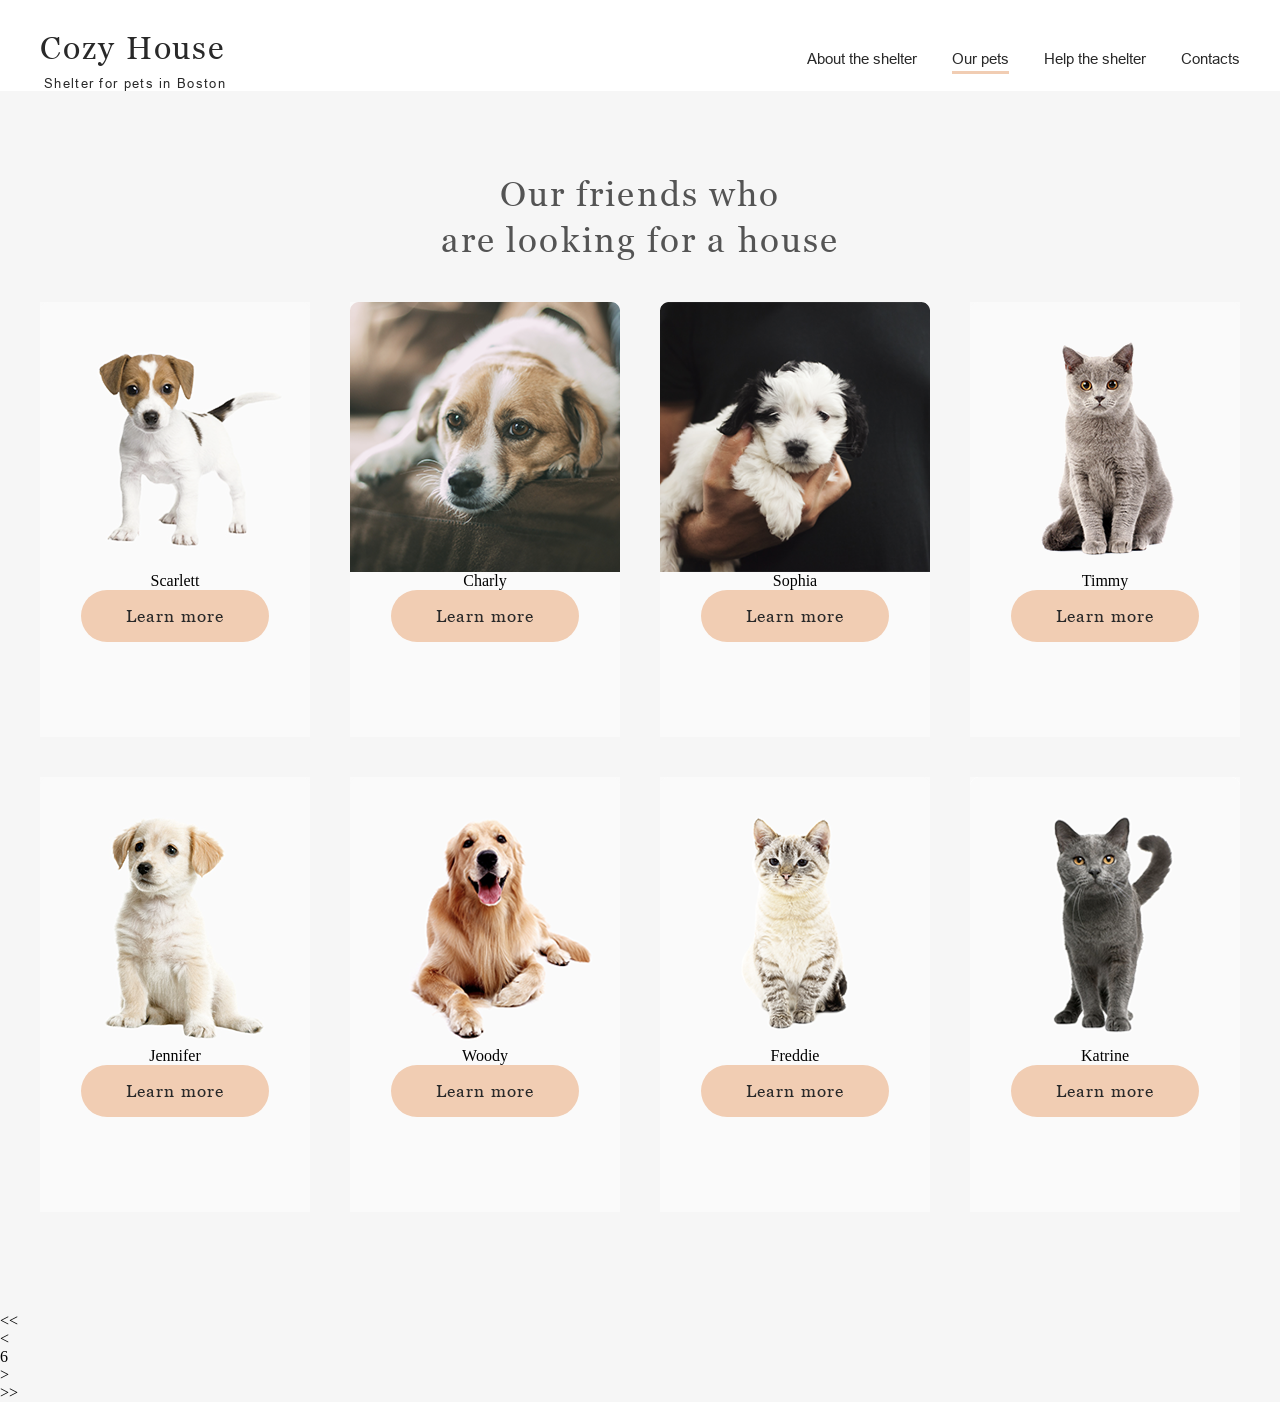
<file: pagination.html>
<!DOCTYPE html>
<html lang="en">
<head>
    <meta charset="UTF-8">
    <meta http-equiv="X-UA-Compatible" content="IE=edge">
    <meta name="viewport" content="width=device-width, initial-scale=1.0">
    <link rel="stylesheet" href="./pagination.css">
    <title>Document</title>
</head>
<body>
<header class="header">
    <div class="content header-content">
        <div class="logo">
            <h1>Cozy House</h1>
            <p>Shelter for pets in Boston</p>
        </div>
        <div class="header__burger-menu">
            <span></span>
            <span></span>
            <span></span>
        </div>
        <nav class="menu">
            <ul class="menu-list">
                <li class="menu-item"><a class="menu-link" href="./index.html">About the shelter</a></li>
                <li class="menu-item"><a class="menu-link" href="./index.html">Our pets</a></li>
                <li class="menu-item"><a class="menu-link" href="#help">Help the shelter</a></li>
                <li class="menu-item"><a class="menu-link" href="#footer">Contacts</a></li>
            </ul>
        </nav>
    </div>
</header>
<section class="pagination" id="pagination">
    <div class="content pagination__content">
        <h3 class="pagination__title">Our friends who <br> are looking for a house</h3>
        <div class="pagination__cards">
<!--            <div class="pagination__card">-->
<!--                <img src="../images/pets/pets-katrine.png" alt="">-->
<!--                <div class="pagination__card-name">Katrine</div>-->
<!--                <button class="pagination__card-button">Learn more</button>-->
<!--            </div>-->
        </div>
    </div>
    <div class="controls-gallery__items">
        <div class="controls-gallery__item slider-control slider-control--prev-start">
            <span>&lt;&lt;</span>
        </div>
        <div class="controls-gallery__item slider-control slider-control--prev">
            <span>&lt;</span>
        </div>
        <div class="controls-gallery__item slider-control slider-control--counter active">6</div>
        <div class="controls-gallery__item slider-control slider-control--next slider-control--inactive">
            <span>&gt;</span>
        </div>
        <div class="controls-gallery__item slider-control slider-control--next-end slider-control--inactive">
            <span>&gt;&gt;</span>
        </div>
    </div>
</section>
<script src="./pagination.js"></script>
</body>
</html>
</file>
<file: pagination.css>
@font-face {
  font-family: Georgia;
  font-style: normal;
  font-weight: 400;
  src: url("./fonts/georgia.ttf") format("truetype");
}
@font-face {
  font-family: Arial;
  font-style: normal;
  font-weight: 400;
  src: url("./fonts/Arial.ttf") format("truetype");
}
* {
  padding: 0;
  margin: 0;
  box-sizing: border-box;
  outline: none;
}

html {
  scroll-behavior: smooth;
}

.fixed-body {
  width: 100%;
  position: fixed;
  overflow: hidden;
}

.menu.menu-active {
  transform: translateX(0);
}

button {
  padding: 15px 45px;
  border-radius: 100px;
  background: #f1cdb3;
  color: #292929;
  border: 0;
  font-family: Georgia, sans-serif;
  font-size: 17px;
  font-weight: 400;
  line-height: 1.3;
  letter-spacing: 0.06em;
}

.content {
  width: 100%;
  height: 100%;
  max-width: 1280px;
  margin: 0 auto;
}

.button-no-border {
  transition: 0.3s;
}
.button-no-border:hover {
  background: #fddcc4;
}

.header {
  width: 100%;
  padding-top: 30px;
  background: #fff;
}
.header .burger-menu__rotate {
  transform: rotate(90deg);
}
.header__burger-menu {
  display: none;
  width: 30px;
  z-index: 1;
  height: 22px;
  position: relative;
  right: 20px;
  transition: 0.3s;
}
.header__burger-menu span {
  position: absolute;
  top: calc(50% - 1px);
  left: 0;
  width: 100%;
  background: #f1cdb3;
  height: 2px;
}
.header__burger-menu span:first-child {
  top: 0;
}
.header__burger-menu span:last-child {
  bottom: 0;
  top: auto;
}

.header-content {
  display: flex;
  justify-content: space-between;
  align-items: center;
}

.logo {
  padding-left: 40px;
}
.logo h1 {
  color: #f1cdb3;
  font-family: Georgia, sans-serif;
  font-size: 32px;
  font-weight: 400;
  line-height: 35.2px;
  letter-spacing: 0.06em;
  color: #292929;
}
.logo p {
  font-family: Arial, sans-serif;
  font-weight: 400;
  font-size: 13px;
  letter-spacing: 0.1em;
  color: #fff;
  color: #292929;
  margin-top: 10px;
  margin-left: 4px;
}

.menu {
  padding-right: 40px;
}
.menu-list {
  display: flex;
  gap: 35px;
  justify-content: space-between;
  list-style-type: none;
}
.menu-item a {
  color: #292929;
  font-family: Arial, sans-serif;
  font-size: 15px;
  font-weight: 400;
  line-height: 1.6;
  text-decoration: none;
  transition: 0.3s;
}
.menu-item:nth-child(2) {
  border-bottom: 3px solid #f1cdb3;
}
.menu-item:nth-child(2) a {
  color: #292929;
}
.menu-item a:hover {
  color: #fafafa;
}

@media screen and (max-width: 767px) {
  .header__burger-menu {
    display: flex;
  }
  .menu {
    position: fixed;
    background-color: #292929;
    width: 320px;
    transform: translateX(100%);
    top: 0;
    bottom: 0;
    display: flex;
    justify-content: center;
    right: 0;
    height: 100dvh;
    transition: 0.3s;
    padding-left: 39px;
    padding-right: 38px;
  }
  .menu-item a {
    font-size: 32px;
    line-height: 1.55;
  }
  .menu-list {
    flex-direction: column;
    align-items: center;
    justify-content: center;
    gap: 40px;
  }
}
@media screen and (max-width: 950px) {
  .menu {
    padding-right: 30px;
  }
  .logo {
    padding-left: 30px;
  }
}
.pagination {
  background: #f6f6f6;
}
.pagination__content {
  padding: 80px 40px 100px;
  display: flex;
  align-items: center;
  justify-content: center;
  flex-direction: column;
}
.pagination__title {
  font-family: Georgia, sans-serif;
  font-weight: 400;
  font-size: 35px;
  line-height: 1.3;
  letter-spacing: 0.06em;
  color: #545454;
  max-width: 400px;
  text-align: center;
}
.pagination__cards {
  display: flex;
  padding-top: 40px;
  gap: 40px;
  flex-wrap: wrap;
}
.pagination__card {
  display: flex;
  flex-direction: column;
  align-items: center;
  width: 270px;
  height: 435px;
  background-color: #fafafa;
}
.pagination__card-name {
  font-family: Georgia;
  font-size: 20px;
  line-height: 23px;
  letter-spacing: 0.06em;
  color: #545454;
  padding: 30px 0;
}/*# sourceMappingURL=pagination.css.map */
</file>
